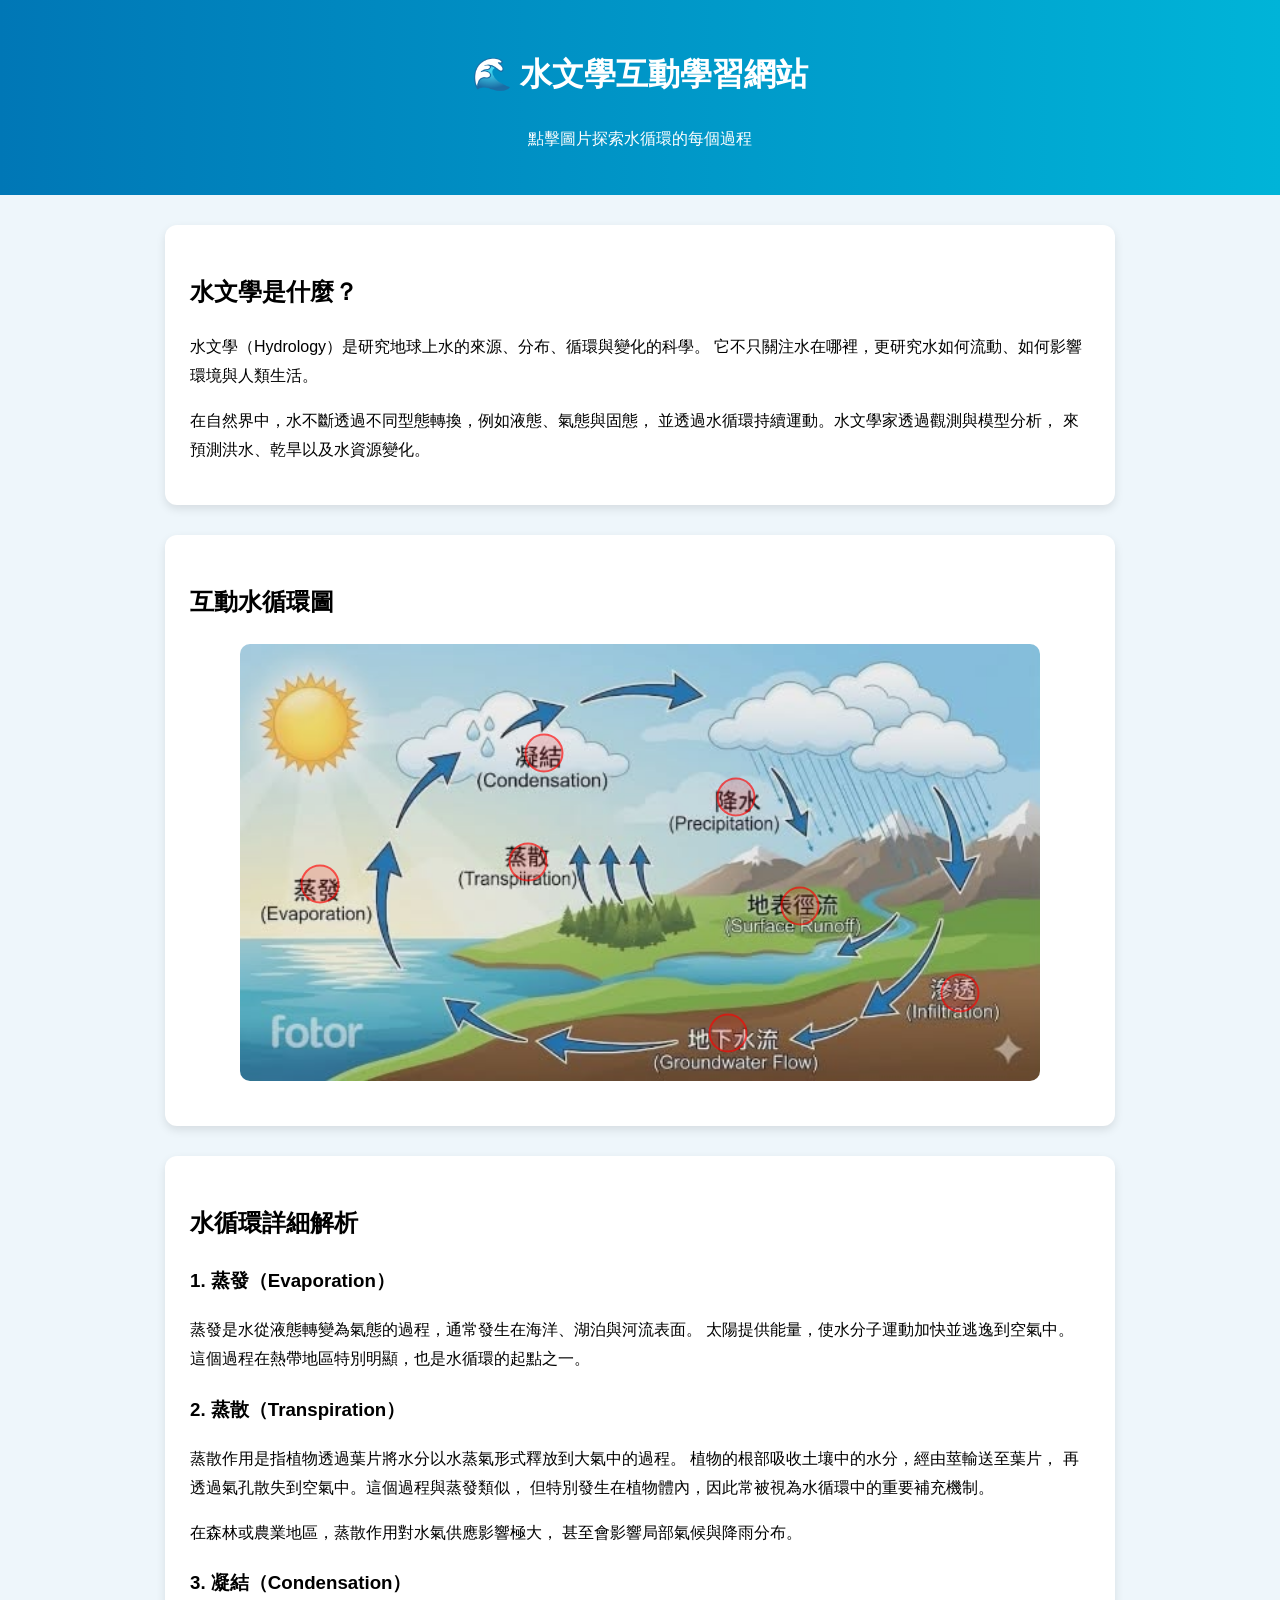
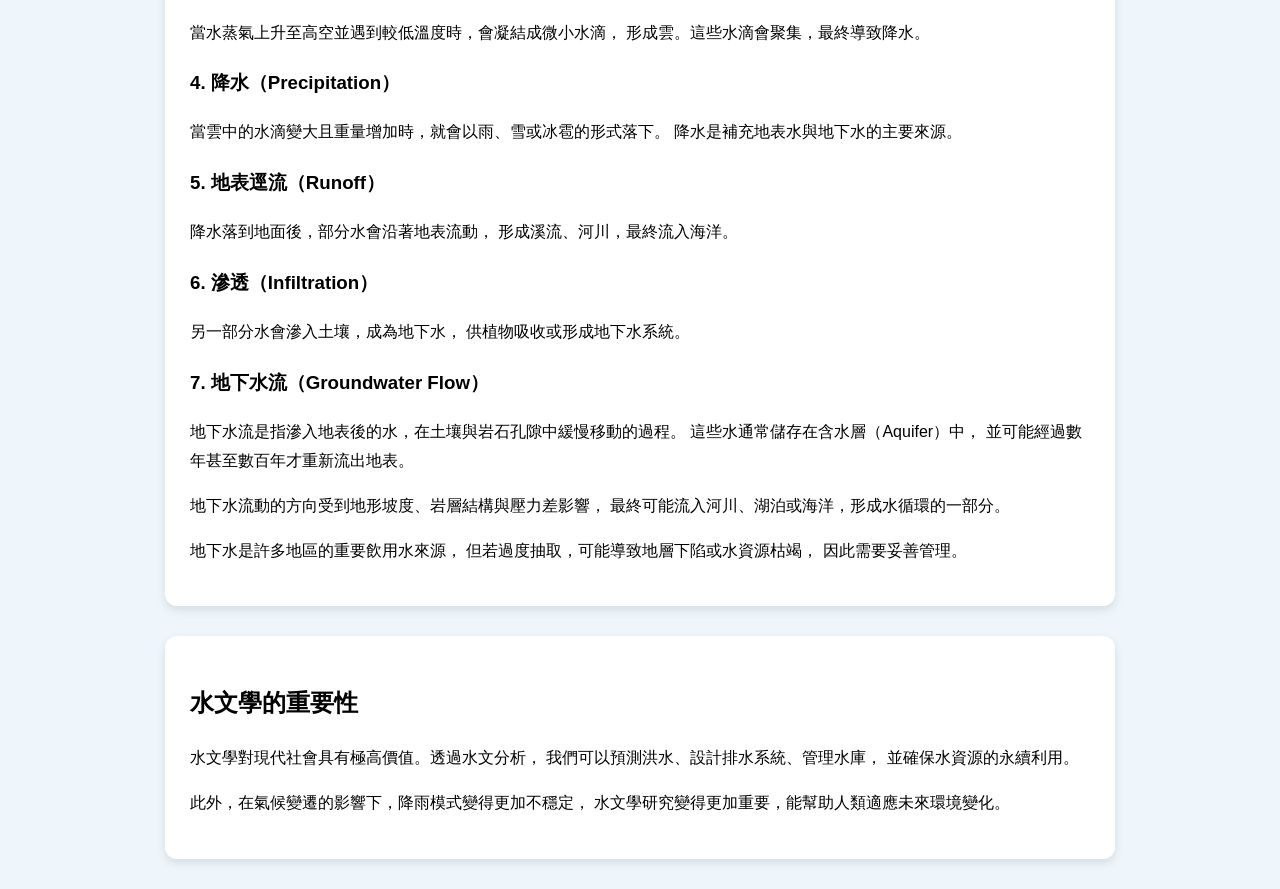
<file: index.html>
<!DOCTYPE html>
<html lang="zh-Hant-TW">
<head>
<meta charset="UTF-8">
<meta name="viewport" content="width=device-width, initial-scale=1.0">
<title>水文學互動網站</title>
<link href="style.css" rel="stylesheet">
</head>

<body>

<header>
    <h1>🌊 水文學互動學習網站</h1>
    <p>點擊圖片探索水循環的每個過程</p>
</header>

<main>

<section class="content">
<h2>水文學是什麼？</h2>
<p>
水文學（Hydrology）是研究地球上水的來源、分布、循環與變化的科學。
它不只關注水在哪裡，更研究水如何流動、如何影響環境與人類生活。
</p>
<p>
在自然界中，水不斷透過不同型態轉換，例如液態、氣態與固態，
並透過水循環持續運動。水文學家透過觀測與模型分析，
來預測洪水、乾旱以及水資源變化。
</p>
</section>

<section class="content">
<h2>互動水循環圖</h2>

<div class="image-container">
    <img src="img/water-cycle.jpeg">

    <div class="hotspot" style="top:89%; left:61%;" onclick="showInfo('groundwater')"></div>
    <div class="hotspot" style="top:55%; left:10%;" onclick="showInfo('evaporation')"></div>
    <div class="hotspot" style="top:25%; left:38%;" onclick="showInfo('condensation')"></div>
    <div class="hotspot" style="top:35%; left:62%;" onclick="showInfo('precipitation')"></div>
    <div class="hotspot" style="top:60%; left:70%;" onclick="showInfo('runoff')"></div>
    <div class="hotspot" style="top:80%; left:90%;" onclick="showInfo('infiltration')"></div>
    <div class="hotspot" style="top:50%; left:36%;" onclick="showInfo('transpiration')"></div>
</div>

</section>

<!-- 詳細內容（大量內文） -->
<section class="content">
<h2>水循環詳細解析</h2>

<h3>1. 蒸發（Evaporation）</h3>
<p>
蒸發是水從液態轉變為氣態的過程，通常發生在海洋、湖泊與河流表面。
太陽提供能量，使水分子運動加快並逃逸到空氣中。
這個過程在熱帶地區特別明顯，也是水循環的起點之一。
</p>

<h3>2. 蒸散（Transpiration）</h3>
<p>
蒸散作用是指植物透過葉片將水分以水蒸氣形式釋放到大氣中的過程。
植物的根部吸收土壤中的水分，經由莖輸送至葉片，
再透過氣孔散失到空氣中。這個過程與蒸發類似，
但特別發生在植物體內，因此常被視為水循環中的重要補充機制。
</p>
<p>
在森林或農業地區，蒸散作用對水氣供應影響極大，
甚至會影響局部氣候與降雨分布。
</p>

<h3>3. 凝結（Condensation）</h3>
<p>
當水蒸氣上升至高空並遇到較低溫度時，會凝結成微小水滴，
形成雲。這些水滴會聚集，最終導致降水。
</p>

<h3>4. 降水（Precipitation）</h3>
<p>
當雲中的水滴變大且重量增加時，就會以雨、雪或冰雹的形式落下。
降水是補充地表水與地下水的主要來源。
</p>

<h3>5. 地表逕流（Runoff）</h3>
<p>
降水落到地面後，部分水會沿著地表流動，
形成溪流、河川，最終流入海洋。
</p>

<h3>6. 滲透（Infiltration）</h3>
<p>
另一部分水會滲入土壤，成為地下水，
供植物吸收或形成地下水系統。
</p>

<h3>7. 地下水流（Groundwater Flow）</h3>
<p>
地下水流是指滲入地表後的水，在土壤與岩石孔隙中緩慢移動的過程。
這些水通常儲存在含水層（Aquifer）中，
並可能經過數年甚至數百年才重新流出地表。
</p>
<p>
地下水流動的方向受到地形坡度、岩層結構與壓力差影響，
最終可能流入河川、湖泊或海洋，形成水循環的一部分。
</p>
<p>
地下水是許多地區的重要飲用水來源，
但若過度抽取，可能導致地層下陷或水資源枯竭，
因此需要妥善管理。
</p>

</section>

<section class="content">
<h2>水文學的重要性</h2>
<p>
水文學對現代社會具有極高價值。透過水文分析，
我們可以預測洪水、設計排水系統、管理水庫，
並確保水資源的永續利用。
</p>
<p>
此外，在氣候變遷的影響下，降雨模式變得更加不穩定，
水文學研究變得更加重要，能幫助人類適應未來環境變化。
</p>
</section>

</main>

<!-- 資訊框 -->
<div id="infoBox" class="info-box">
    <span onclick="closeInfo()" class="close-btn">✖</span>
    <h2 id="infoTitle"></h2>
    <p id="infoText"></p>
</div>

<script src="script.js"></script>

</body>
</html>
</file>
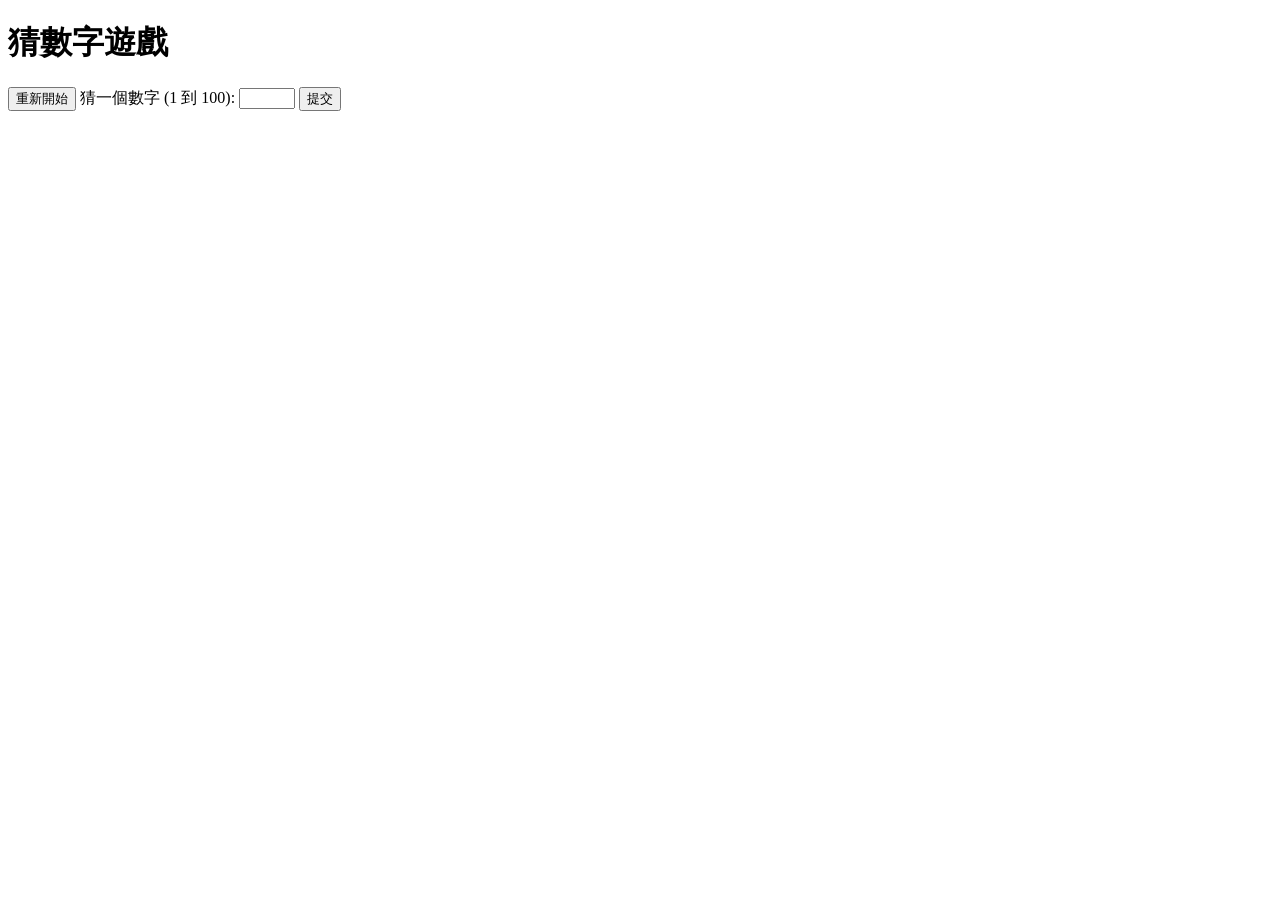
<file: guess.html>
<!DOCTYPE html>
<html lang="zh-Hant-TW">
<html>
<head><script src="guess.js" defer></script></head>
<body>
    <div>
    <h1>猜數字遊戲</h1>
    <p class="guesses"></p>
    <button class="restartBtn">重新開始</button>
    <label for="guessField">猜一個數字 (1 到 100):</label>
    <input type="number" class="guessField" id="guessField" min="1" max="100">
    <button class="guessSubmit">提交</button>
    <div class="result"></div>
    <div class="count"></div>
  </div>
</body>
</html>
</file>
<file: style.css>
/* ===== 基本設定 ===== */
body {
    font-family: "Microsoft JhengHei", sans-serif;
    margin: 0;
    background: #eef6fb;
    line-height: 1.8;
}

/* ===== 頁首 ===== */
header {
    background: linear-gradient(to right, #0077b6, #00b4d8);
    color: white;
    text-align: center;
    padding: 25px;
}

/* ===== 內容區塊 ===== */
.content {
    max-width: 900px;
    margin: 30px auto;
    background: white;
    padding: 25px;
    border-radius: 12px;
    box-shadow: 0 4px 10px rgba(0,0,0,0.1);
}

/* ===== 圖片容器（關鍵修正） ===== */
.image-container {
    position: relative;
    width: 800px;        /* 固定比例避免跑位 */
    max-width: 100%;
    margin: 20px auto;
}

/* 圖片 */
.image-container img {
    width: 100%;
    display: block;
    border-radius: 10px;
}

/* ===== 熱點（紅點） ===== */
.hotspot {
    position: absolute;
    width: 35px;
    height: 35px;

    /* ⭐ 中心對齊（關鍵） */
    transform: translate(-50%, -50%);

    /* ⭐ 半透明設計 */
    background: rgba(255, 0, 0, 0.15);
    border: 2px solid rgba(255, 0, 0, 0.6);
    border-radius: 50%;

    cursor: pointer;
    transition: all 0.3s ease;

    /* ⭐ 脈衝動畫 */
    animation: pulse 2s infinite;
}

/* hover 效果 */
.hotspot:hover {
    background: rgba(255, 0, 0, 0.4);
    transform: translate(-50%, -50%) scale(1.3);
}

/* ===== 脈衝動畫 ===== */
@keyframes pulse {
    0% {
        box-shadow: 0 0 0 0 rgba(255,0,0,0.4);
    }
    70% {
        box-shadow: 0 0 0 15px rgba(255,0,0,0);
    }
    100% {
        box-shadow: 0 0 0 0 rgba(255,0,0,0);
    }
}

/* ===== 資訊框 ===== */
.info-box {
    display: none;
    position: fixed;
    top: 25%;
    left: 50%;
    transform: translateX(-50%);
    background: white;
    padding: 20px;
    width: 320px;
    border-radius: 12px;
    box-shadow: 0 6px 20px rgba(0,0,0,0.3);
    z-index: 999;
}

/* 關閉按鈕 */
.close-btn {
    float: right;
    cursor: pointer;
    font-size: 18px;
    color: red;
}

/* ===== 手機優化 ===== */
@media (max-width: 600px) {
    .hotspot {
        width: 25px;
        height: 25px;
    }

    .info-box {
        width: 90%;
    }
}
</file>
